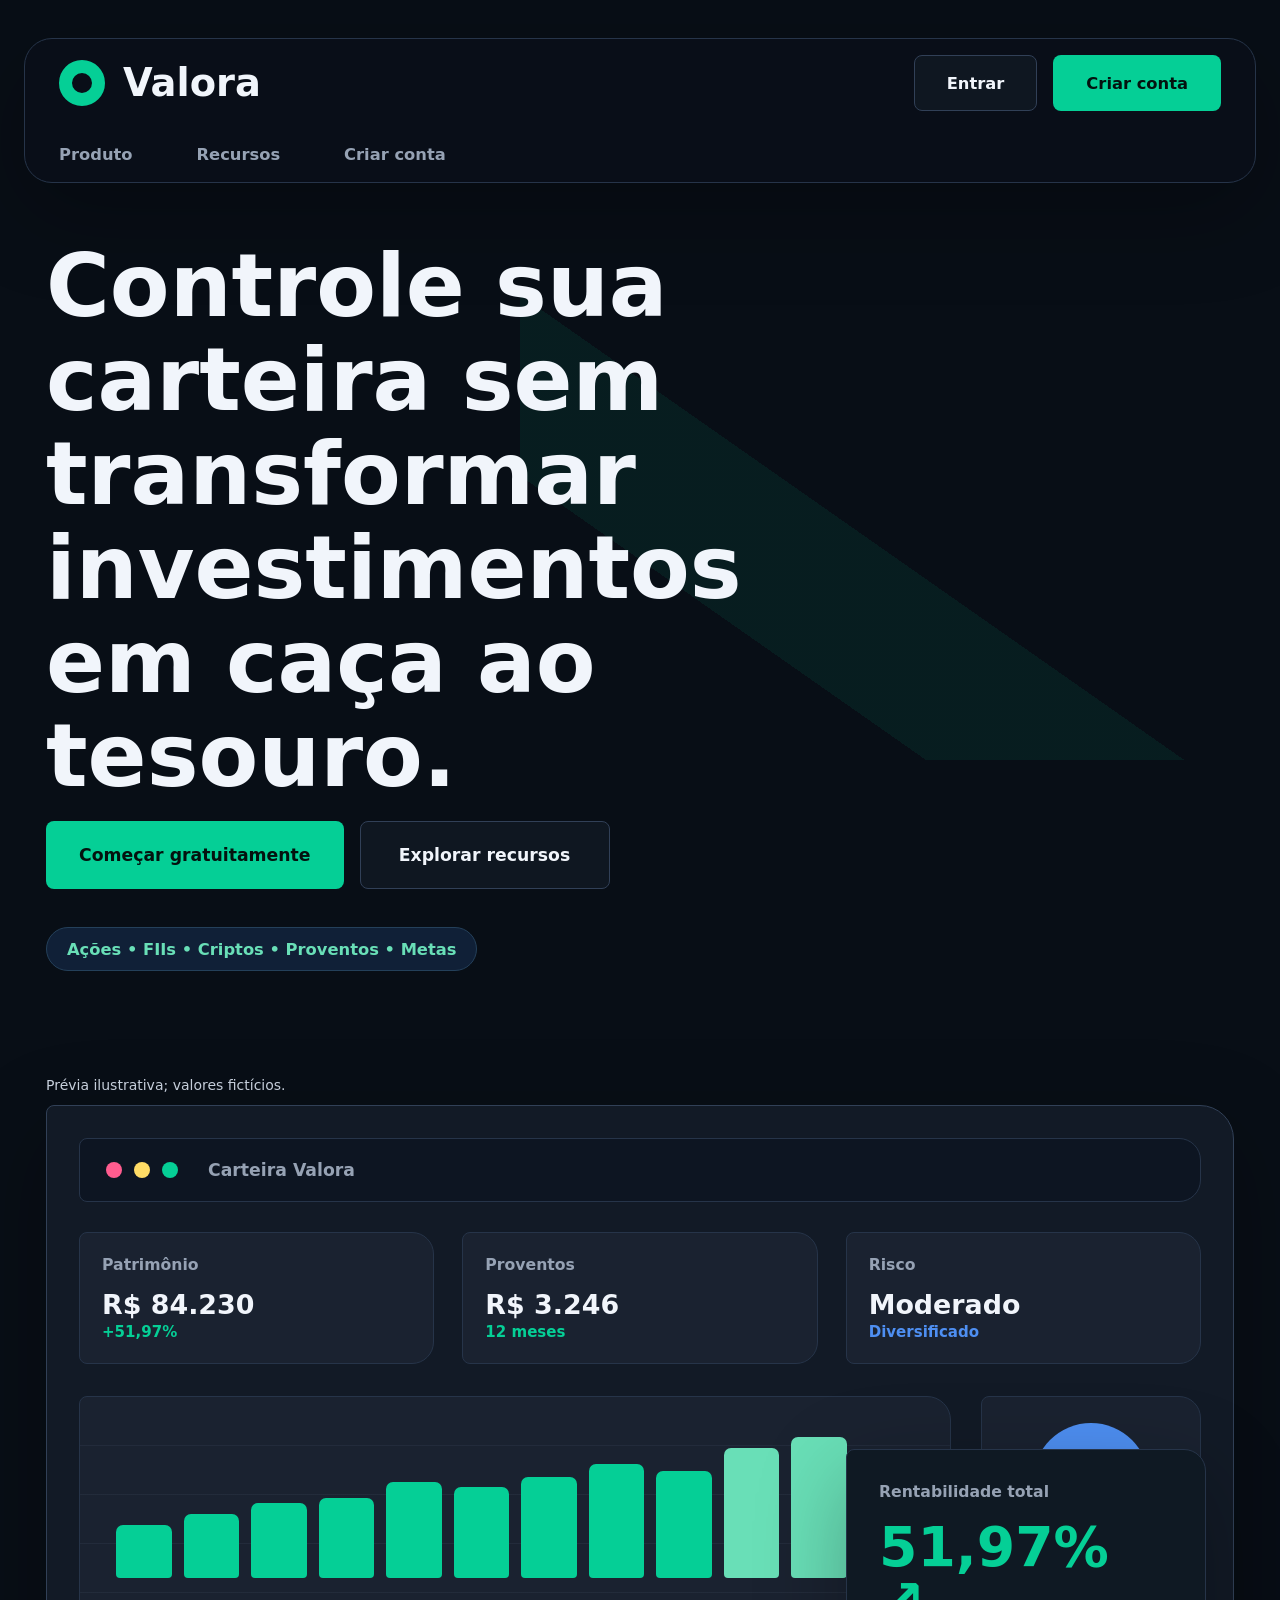
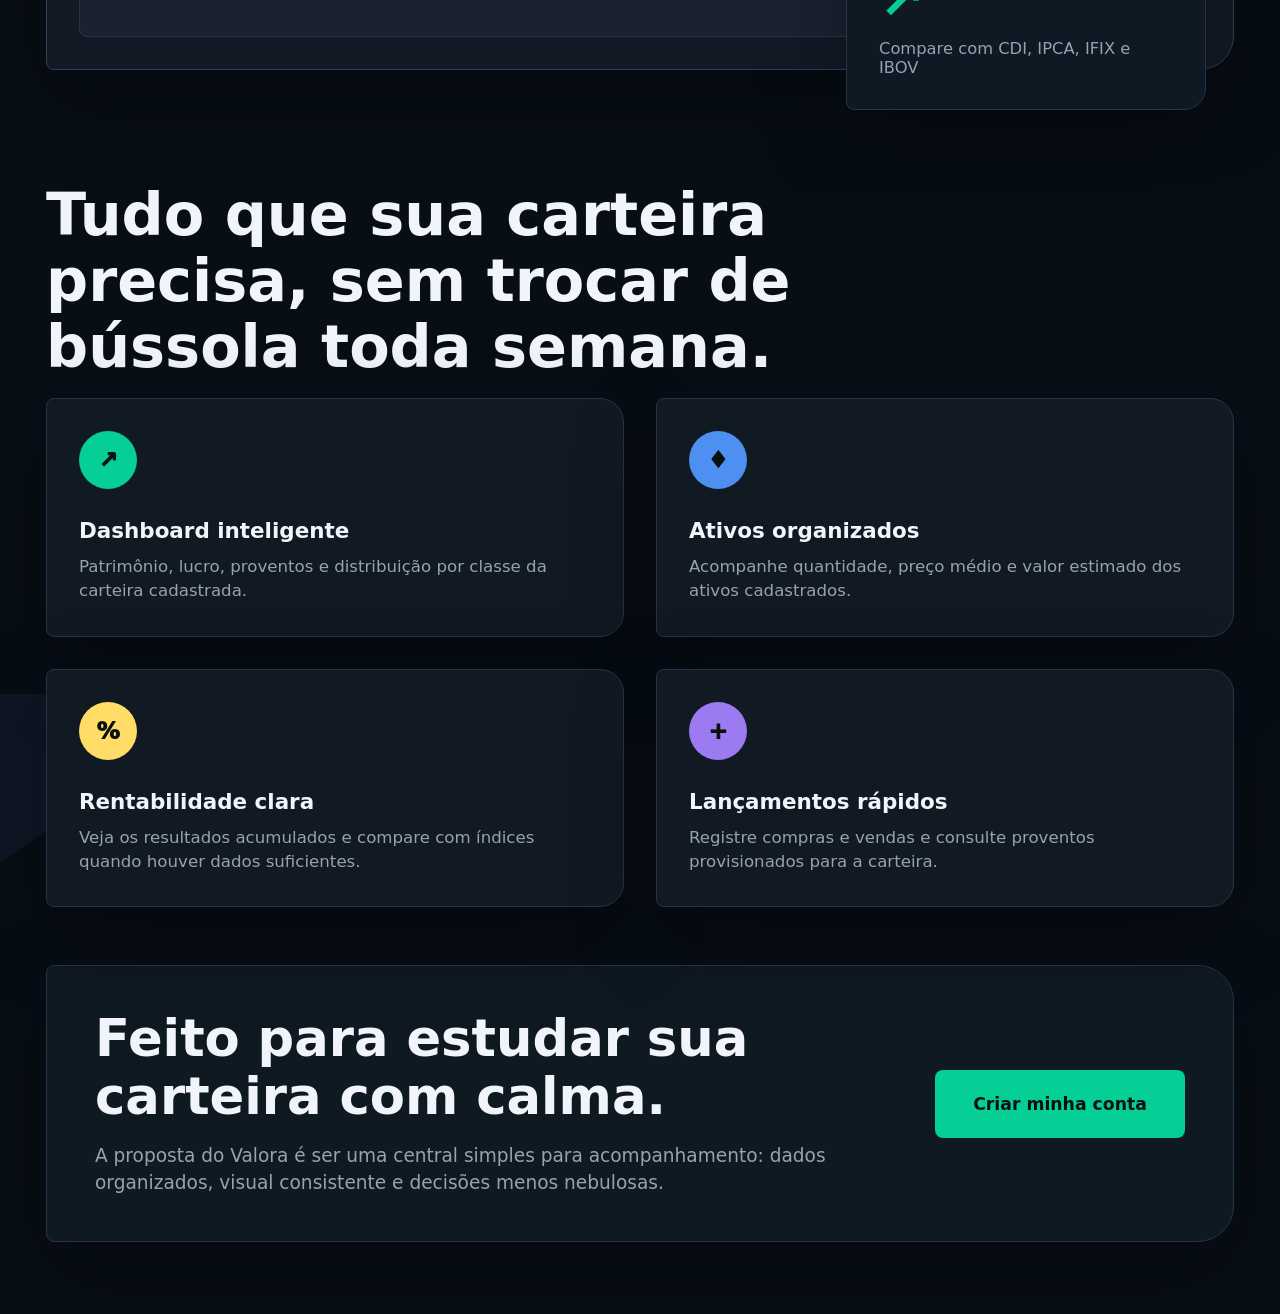
<file: src/main/resources/static/index.html>
<!doctype html>
<html lang="pt-BR">
  <head>
    <meta charset="utf-8">
    <meta name="viewport" content="width=device-width, initial-scale=1">
    <title>Valora | Controle sua carteira</title>
    <link rel="stylesheet" href="landing.css">
  </head>
  <body>
    <div class="page-shell">
      <header class="landing-header" aria-label="Topo">
        <a class="logo" href="/" aria-label="Valora">
          <span class="logo-mark" aria-hidden="true"></span>
          <span>Valora</span>
        </a>

        <nav class="main-nav" aria-label="Principal">
          <a href="#produto">Produto</a>
          <a href="#recursos">Recursos</a>
          <a href="#criar-conta">Criar conta</a>
        </nav>

        <div class="header-actions">
          <a class="button button--ghost" href="/login.html">Entrar</a>
          <a class="button button--primary" href="/cadastro.html">Criar conta</a>
        </div>
      </header>

      <main>
        <section class="hero" id="produto" aria-labelledby="hero-title">
          <div class="hero-copy">
            <h1 id="hero-title">Controle sua carteira sem transformar investimentos em ca&ccedil;a ao tesouro.</h1>

            <div class="hero-actions" aria-label="A&ccedil;&otilde;es principais">
              <a class="button button--primary button--large" href="/cadastro.html">Come&ccedil;ar gratuitamente</a>
              <a class="button button--ghost button--large" href="#recursos">Explorar recursos</a>
            </div>

            <p class="asset-pill">A&ccedil;&otilde;es &bull; FIIs &bull; Criptos &bull; Proventos &bull; Metas</p>
          </div>

          <div class="product-preview" aria-label="Pr&eacute;via ilustrativa do dashboard Valora">
            <p class="preview-disclaimer">Pr&eacute;via ilustrativa; valores fict&iacute;cios.</p>
            <div class="preview-window">
              <div class="preview-titlebar">
                <span class="dot dot--pink"></span>
                <span class="dot dot--yellow"></span>
                <span class="dot dot--green"></span>
                <span class="titlebar-text">Carteira Valora</span>
              </div>

              <div class="preview-metrics">
                <article class="preview-card">
                  <span>Patrim&ocirc;nio</span>
                  <strong>R$ 84.230</strong>
                  <small>+51,97%</small>
                </article>
                <article class="preview-card">
                  <span>Proventos</span>
                  <strong>R$ 3.246</strong>
                  <small>12 meses</small>
                </article>
                <article class="preview-card">
                  <span>Risco</span>
                  <strong>Moderado</strong>
                  <small>Diversificado</small>
                </article>
              </div>

              <div class="preview-bottom">
                <div class="mini-chart" aria-hidden="true">
                  <span class="bar--h40"></span>
                  <span class="bar--h48"></span>
                  <span class="bar--h56"></span>
                  <span class="bar--h60"></span>
                  <span class="bar--h72"></span>
                  <span class="bar--h68"></span>
                  <span class="bar--h76"></span>
                  <span class="bar--h86"></span>
                  <span class="bar--h80"></span>
                  <span class="bar--soft bar--h98"></span>
                  <span class="bar--soft bar--h106"></span>
                  <span class="bar--soft bar--h94"></span>
                </div>

                <article class="allocation-card">
                  <div class="allocation-donut" aria-hidden="true">
                    <span class="donut-blue"></span>
                    <span class="donut-green"></span>
                  </div>
                  <strong>FIIs 58%</strong>
                  <span>Cripto 26%</span>
                </article>
              </div>
            </div>

            <article class="floating-return">
              <span>Rentabilidade total</span>
              <strong>51,97% &nearr;</strong>
              <small>Compare com CDI, IPCA, IFIX e IBOV</small>
            </article>
          </div>
        </section>

        <section class="features" id="recursos" aria-labelledby="features-title">
          <h2 id="features-title">Tudo que sua carteira precisa, sem trocar de b&uacute;ssola toda semana.</h2>

          <div class="feature-grid">
            <article class="feature-card">
              <span class="feature-icon feature-icon--green" aria-hidden="true">&nearr;</span>
              <h3>Dashboard inteligente</h3>
              <p>Patrim&ocirc;nio, lucro, proventos e distribui&ccedil;&atilde;o por classe da carteira cadastrada.</p>
            </article>
            <article class="feature-card">
              <span class="feature-icon feature-icon--blue" aria-hidden="true">&diams;</span>
              <h3>Ativos organizados</h3>
              <p>Acompanhe quantidade, pre&ccedil;o m&eacute;dio e valor estimado dos ativos cadastrados.</p>
            </article>
            <article class="feature-card">
              <span class="feature-icon feature-icon--yellow" aria-hidden="true">%</span>
              <h3>Rentabilidade clara</h3>
              <p>Veja os resultados acumulados e compare com &iacute;ndices quando houver dados suficientes.</p>
            </article>
            <article class="feature-card">
              <span class="feature-icon feature-icon--purple" aria-hidden="true">+</span>
              <h3>Lan&ccedil;amentos r&aacute;pidos</h3>
              <p>Registre compras e vendas e consulte proventos provisionados para a carteira.</p>
            </article>
          </div>
        </section>

        <section class="closing-card" id="criar-conta" aria-labelledby="closing-title">
          <div>
            <h2 id="closing-title">Feito para estudar sua carteira com calma.</h2>
            <p>A proposta do Valora &eacute; ser uma central simples para acompanhamento: dados organizados, visual consistente e decis&otilde;es menos nebulosas.</p>
          </div>
          <a class="button button--primary button--large" href="/cadastro.html">Criar minha conta</a>
        </section>
      </main>
    </div>
  </body>
</html>
</file>
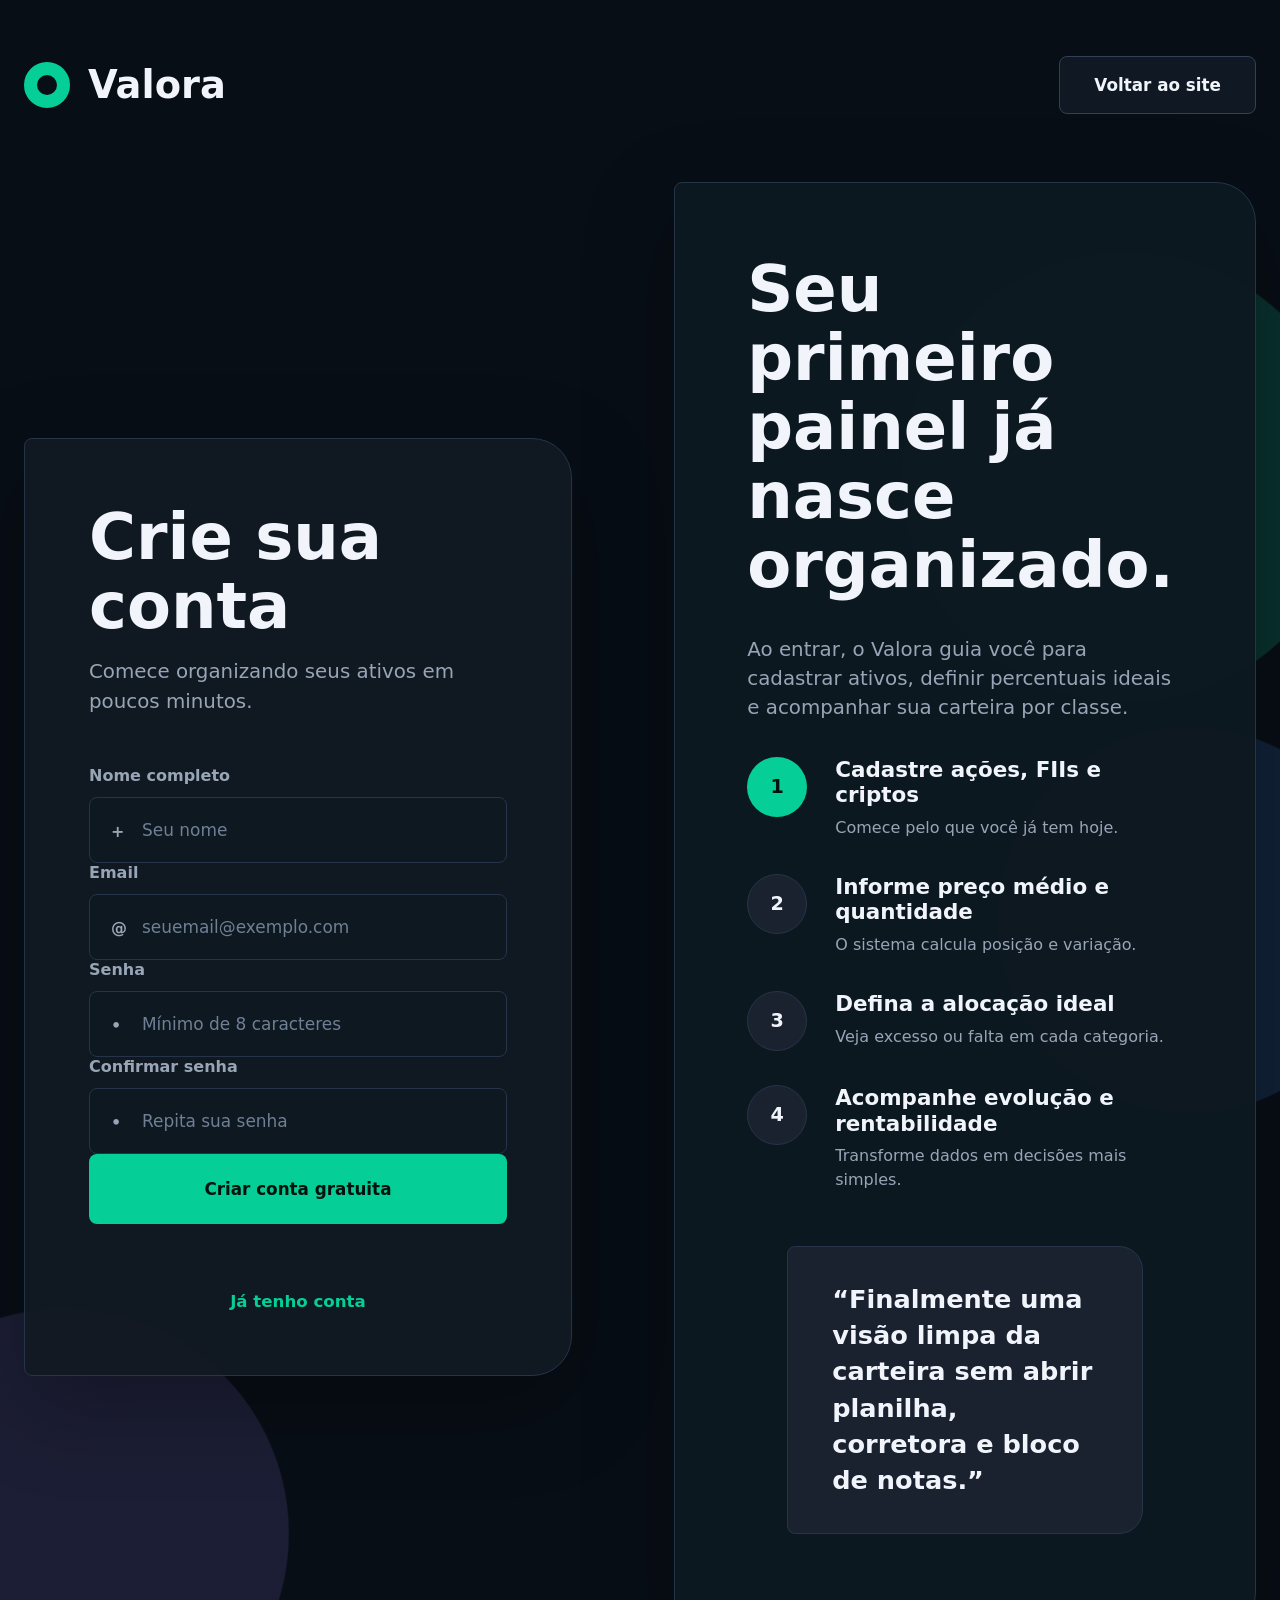
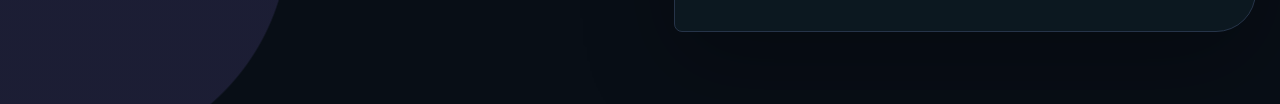
<file: src/main/resources/static/cadastro.html>
<!doctype html>
<html lang="pt-BR">
  <head>
    <meta charset="utf-8">
    <meta name="viewport" content="width=device-width, initial-scale=1">
    <title>Valora | Criar conta</title>
    <link rel="stylesheet" href="auth.css">
  </head>
  <body>
    <div class="auth-shell">
      <header class="auth-header">
        <a class="logo" href="/" aria-label="Valora">
          <span class="logo-mark" aria-hidden="true"></span>
          <span>Valora</span>
        </a>
        <a class="button" href="/">Voltar ao site</a>
      </header>

      <main class="auth-layout">
        <section class="auth-card" aria-labelledby="register-title">
          <h1 id="register-title">Crie sua conta</h1>
          <p>Comece organizando seus ativos em poucos minutos.</p>

          <form class="form-stack" data-auth-form="register">
            <label class="field">
              <span class="auth-label">Nome completo</span>
              <span class="input-wrap">
                <span class="input-icon" aria-hidden="true">+</span>
                <input type="text" name="name" autocomplete="name" placeholder="Seu nome" required>
              </span>
            </label>

            <label class="field">
              <span class="auth-label">Email</span>
              <span class="input-wrap">
                <span class="input-icon" aria-hidden="true">@</span>
                <input type="email" name="email" autocomplete="email" placeholder="seuemail@exemplo.com" required>
              </span>
            </label>

            <label class="field">
              <span class="auth-label">Senha</span>
              <span class="input-wrap">
                <span class="input-icon" aria-hidden="true">&bull;</span>
                <input type="password" name="password" autocomplete="new-password" placeholder="M&iacute;nimo de 8 caracteres" minlength="8" required>
              </span>
            </label>

            <label class="field">
              <span class="auth-label">Confirmar senha</span>
              <span class="input-wrap">
                <span class="input-icon" aria-hidden="true">&bull;</span>
                <input type="password" name="passwordConfirmation" autocomplete="new-password" placeholder="Repita sua senha" minlength="8" required>
              </span>
            </label>

            <button class="button button--primary" type="submit">Criar conta gratuita</button>
            <p class="form-status" data-form-status role="status" aria-live="polite"></p>
            <a class="register-link" href="/login.html">J&aacute; tenho conta</a>
          </form>
        </section>

        <section class="side-card register-side" aria-labelledby="register-side-title">
          <h2 id="register-side-title">Seu primeiro painel j&aacute; nasce organizado.</h2>
          <p>Ao entrar, o Valora guia voc&ecirc; para cadastrar ativos, definir percentuais ideais e acompanhar sua carteira por classe.</p>

          <div class="steps">
            <article class="step">
              <span class="step-number">1</span>
              <div>
                <h3>Cadastre a&ccedil;&otilde;es, FIIs e criptos</h3>
                <p>Comece pelo que voc&ecirc; j&aacute; tem hoje.</p>
              </div>
            </article>
            <article class="step">
              <span class="step-number">2</span>
              <div>
                <h3>Informe pre&ccedil;o m&eacute;dio e quantidade</h3>
                <p>O sistema calcula posi&ccedil;&atilde;o e varia&ccedil;&atilde;o.</p>
              </div>
            </article>
            <article class="step">
              <span class="step-number">3</span>
              <div>
                <h3>Defina a aloca&ccedil;&atilde;o ideal</h3>
                <p>Veja excesso ou falta em cada categoria.</p>
              </div>
            </article>
            <article class="step">
              <span class="step-number">4</span>
              <div>
                <h3>Acompanhe evolu&ccedil;&atilde;o e rentabilidade</h3>
                <p>Transforme dados em decis&otilde;es mais simples.</p>
              </div>
            </article>
          </div>

          <blockquote class="quote-box">
            &ldquo;Finalmente uma vis&atilde;o limpa da carteira sem abrir planilha, corretora e bloco de notas.&rdquo;
          </blockquote>
        </section>
      </main>
    </div>
    <script src="auth.js"></script>
  </body>
</html>
</file>
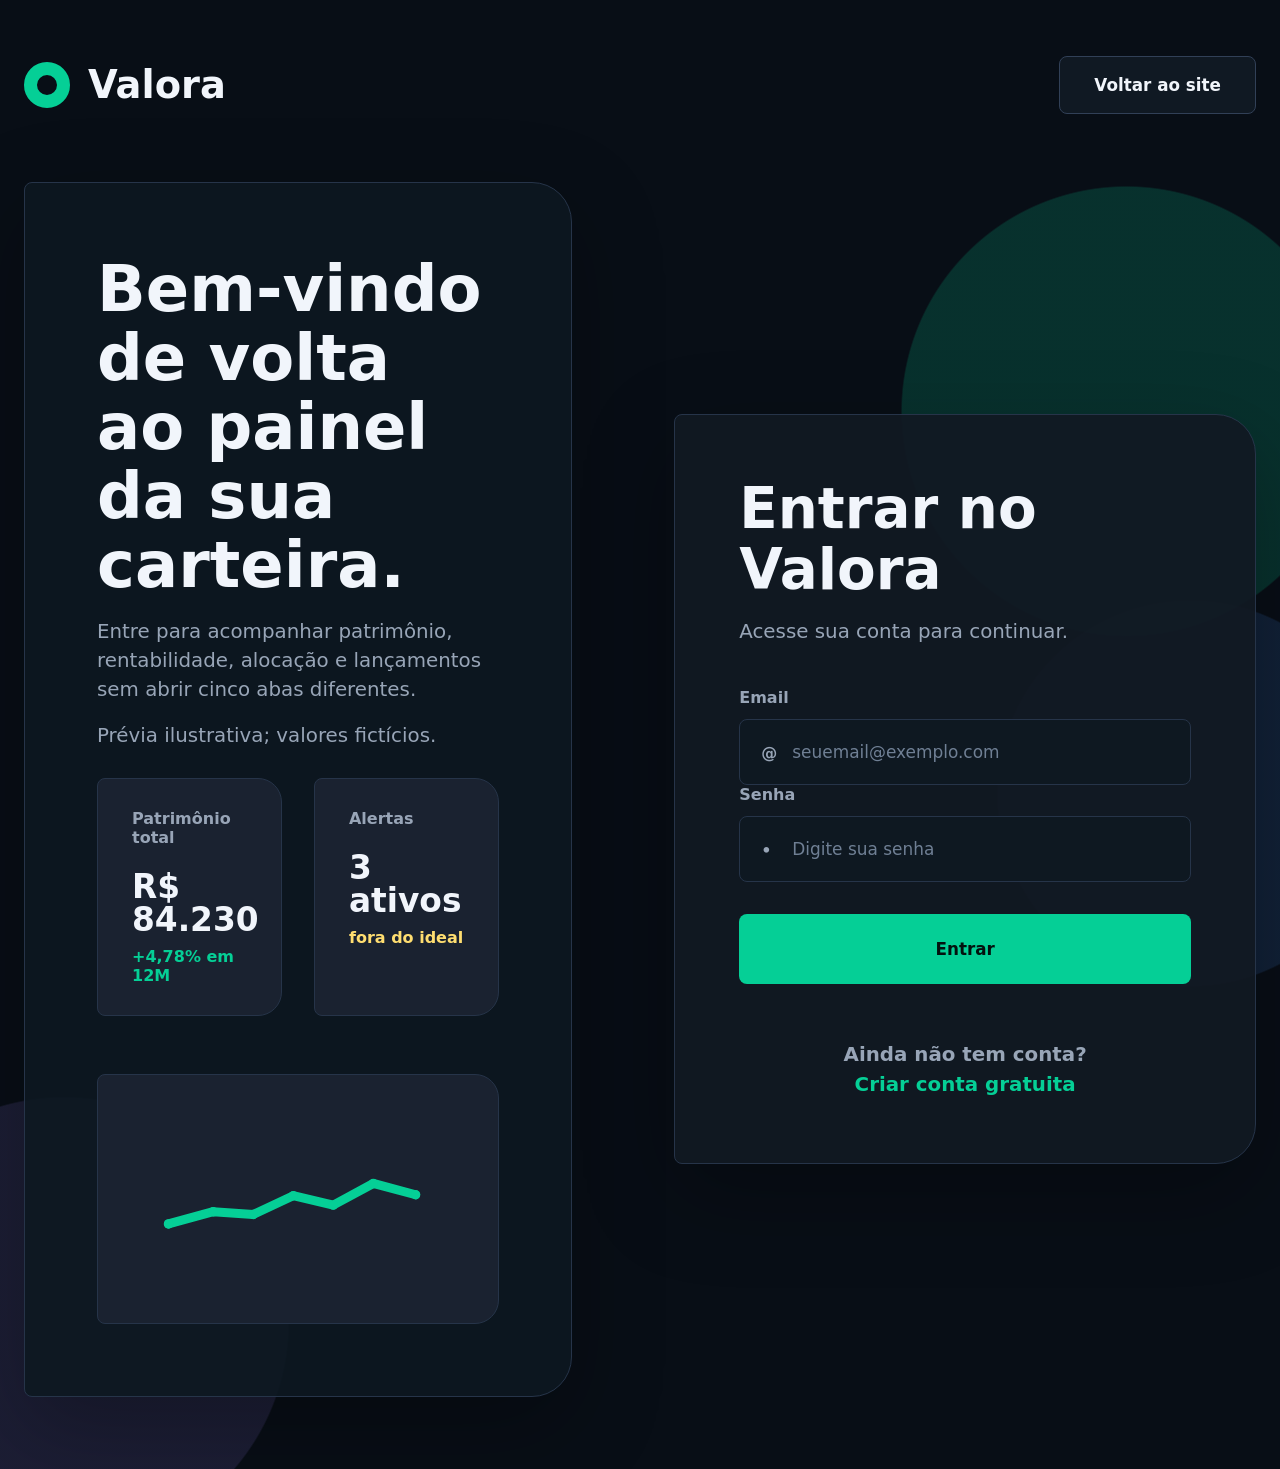
<file: src/main/resources/static/login.html>
<!doctype html>
<html lang="pt-BR">
  <head>
    <meta charset="utf-8">
    <meta name="viewport" content="width=device-width, initial-scale=1">
    <title>Valora | Entrar</title>
    <link rel="stylesheet" href="auth.css">
  </head>
  <body>
    <div class="auth-shell">
      <header class="auth-header">
        <a class="logo" href="/" aria-label="Valora">
          <span class="logo-mark" aria-hidden="true"></span>
          <span>Valora</span>
        </a>
        <a class="button" href="/">Voltar ao site</a>
      </header>

      <main class="auth-layout">
        <section class="side-card login-preview" aria-labelledby="login-preview-title">
          <h2 id="login-preview-title">Bem-vindo de volta ao painel da sua carteira.</h2>
          <p>Entre para acompanhar patrim&ocirc;nio, rentabilidade, aloca&ccedil;&atilde;o e lan&ccedil;amentos sem abrir cinco abas diferentes.</p>
          <p class="preview-disclaimer">Pr&eacute;via ilustrativa; valores fict&iacute;cios.</p>

          <div class="preview-metrics">
            <article class="preview-box">
              <span>Patrim&ocirc;nio total</span>
              <strong>R$ 84.230</strong>
              <small>+4,78% em 12M</small>
            </article>
            <article class="preview-box">
              <span>Alertas</span>
              <strong>3 ativos</strong>
              <small class="warning">fora do ideal</small>
            </article>
          </div>

          <div class="line-chart" aria-hidden="true">
            <svg viewBox="0 0 620 210">
              <path d="M35 158 L130 132 L215 138 L300 98 L385 118 L470 72 L560 96" fill="none" stroke="#05cf96" stroke-width="9" stroke-linecap="round" stroke-linejoin="round"></path>
              <circle cx="35" cy="158" r="10" fill="#05cf96"></circle>
              <circle cx="130" cy="132" r="10" fill="#05cf96"></circle>
              <circle cx="215" cy="138" r="10" fill="#05cf96"></circle>
              <circle cx="300" cy="98" r="10" fill="#05cf96"></circle>
              <circle cx="385" cy="118" r="10" fill="#05cf96"></circle>
              <circle cx="470" cy="72" r="10" fill="#05cf96"></circle>
              <circle cx="560" cy="96" r="10" fill="#05cf96"></circle>
            </svg>
          </div>
        </section>

        <section class="auth-card auth-card--login" aria-labelledby="login-title">
          <h1 id="login-title">Entrar no Valora</h1>
          <p>Acesse sua conta para continuar.</p>

          <form class="form-stack" data-auth-form="login">
            <label class="field">
              <span class="auth-label">Email</span>
              <span class="input-wrap">
                <span class="input-icon" aria-hidden="true">@</span>
                <input type="email" name="email" autocomplete="email" placeholder="seuemail@exemplo.com" required>
              </span>
            </label>

            <label class="field">
              <span class="auth-label">Senha</span>
              <span class="input-wrap">
                <span class="input-icon" aria-hidden="true">&bull;</span>
                <input type="password" name="password" autocomplete="current-password" placeholder="Digite sua senha" minlength="8" required>
              </span>
            </label>

            <div class="submit-area">
              <button class="button button--primary" type="submit">Entrar</button>
            </div>

            <p class="form-status" data-form-status role="status" aria-live="polite"></p>

            <p class="switch-copy">
              <span>Ainda n&atilde;o tem conta?</span>
              <a class="text-link" href="/cadastro.html">Criar conta gratuita</a>
            </p>
          </form>
        </section>
      </main>
    </div>
    <script src="auth.js"></script>
  </body>
</html>
</file>
<file: src/main/resources/static/landing.css>
:root {
  color-scheme: dark;
  --page: #080e16;
  --surface: #111922;
  --surface-strong: #151e2a;
  --surface-soft: #0d151f;
  --border: #263449;
  --border-strong: #314057;
  --text: #f1f5fb;
  --text-soft: #cdd6e3;
  --muted: #96a2b4;
  --green: #05cf96;
  --green-soft: #69dfb7;
  --blue: #4e8ff2;
  --yellow: #ffdc66;
  --pink: #ff5c8f;
  --purple: #9c7af1;
  --radius: 8px;
  --shadow: 0 28px 90px rgba(0, 0, 0, 0.28);
}

* {
  box-sizing: border-box;
}

html {
  min-width: 320px;
  background: var(--page);
}

body {
  min-height: 100vh;
  margin: 0;
  background:
    linear-gradient(145deg, rgba(26, 33, 58, 0.42) 0 16%, transparent 16% 100%) left bottom / 620px 620px no-repeat,
    linear-gradient(215deg, transparent 0 64%, rgba(6, 58, 50, 0.34) 64% 78%, transparent 78% 100%) right top / 760px 760px no-repeat,
    var(--page);
  color: var(--text);
  font-family:
    Inter, ui-sans-serif, system-ui, -apple-system, BlinkMacSystemFont, "Segoe UI",
    sans-serif;
  letter-spacing: 0;
}

a {
  color: inherit;
  text-decoration: none;
}

.page-shell {
  width: min(100% - 48px, 1720px);
  margin: 0 auto;
  padding: 38px 0 72px;
}

.landing-header {
  display: grid;
  grid-template-columns: auto minmax(260px, 1fr) auto;
  align-items: center;
  gap: 34px;
  min-height: 94px;
  border: 1px solid var(--border);
  border-radius: 28px;
  background: rgba(9, 15, 24, 0.92);
  padding: 16px 34px;
  box-shadow: var(--shadow);
}

.logo {
  display: inline-flex;
  align-items: center;
  gap: 18px;
  color: var(--text);
  font-size: clamp(2rem, 3vw, 2.45rem);
  font-weight: 850;
  line-height: 1;
}

.logo-mark {
  width: 46px;
  height: 46px;
  border: 13px solid var(--green);
  border-radius: 50%;
}

.main-nav {
  display: flex;
  justify-content: center;
  gap: clamp(34px, 5vw, 82px);
  color: var(--muted);
  font-size: 1.02rem;
  font-weight: 800;
  scrollbar-width: none;
}

.main-nav::-webkit-scrollbar {
  display: none;
}

.main-nav a {
  white-space: nowrap;
}

.header-actions,
.hero-actions {
  display: flex;
  align-items: center;
  gap: 16px;
}

.button {
  display: inline-flex;
  align-items: center;
  justify-content: center;
  min-height: 56px;
  border: 1px solid var(--border-strong);
  border-radius: var(--radius);
  padding: 0 32px;
  color: var(--text);
  background: #0f1721;
  font-size: 1.02rem;
  font-weight: 850;
  white-space: nowrap;
}

.button--primary {
  border-color: transparent;
  background: var(--green);
  color: #04120f;
}

.button--large {
  min-height: 68px;
  min-width: 250px;
  font-size: 1.08rem;
}

.hero {
  position: relative;
  min-height: 780px;
  padding: 104px 22px 72px;
}

.hero-copy {
  position: relative;
  z-index: 2;
  width: min(820px, 54%);
  min-width: 0;
}

.hero h1 {
  max-width: 820px;
  margin: 0;
  color: var(--text);
  font-size: clamp(3.8rem, 6.8vw, 5.85rem);
  font-weight: 900;
  line-height: 1.08;
}

.hero-actions {
  flex-wrap: wrap;
  margin-top: 18px;
}

.asset-pill {
  display: inline-flex;
  align-items: center;
  min-height: 44px;
  max-width: 100%;
  margin: 38px 0 0;
  border: 1px solid #24405a;
  border-radius: 999px;
  padding: 0 20px;
  color: var(--green-soft);
  background: #102037;
  font-size: 1.02rem;
  font-weight: 850;
}

.product-preview {
  position: absolute;
  top: 72px;
  right: 0;
  z-index: 1;
  width: min(760px, 52vw);
  min-width: 0;
  padding: 64px 0 94px;
}

.preview-disclaimer {
  margin: 0 0 12px;
  color: var(--text-soft);
  font-size: 0.875rem;
}

.preview-window {
  position: relative;
  z-index: 1;
  border: 1px solid var(--border-strong);
  border-radius: 8px 34px 34px 8px;
  background: #121a26;
  padding: 32px;
  box-shadow: var(--shadow);
}

.preview-titlebar {
  display: flex;
  align-items: center;
  gap: 12px;
  min-height: 64px;
  border: 1px solid var(--border);
  border-radius: 8px 22px 22px 8px;
  background: #0d1522;
  padding: 0 26px;
}

.dot {
  width: 16px;
  height: 16px;
  border-radius: 50%;
}

.dot--pink {
  background: var(--pink);
}

.dot--yellow {
  background: var(--yellow);
}

.dot--green {
  background: var(--green);
}

.titlebar-text {
  margin-left: 18px;
  color: var(--muted);
  font-size: 1.08rem;
  font-weight: 850;
}

.preview-metrics {
  display: grid;
  grid-template-columns: repeat(3, minmax(0, 1fr));
  gap: 28px;
  margin-top: 30px;
}

.preview-card,
.allocation-card,
.floating-return {
  border: 1px solid var(--border);
  border-radius: 8px 22px 22px 8px;
  background: #1a2230;
}

.preview-card {
  min-height: 122px;
  padding: 22px;
}

.preview-card span,
.floating-return span {
  display: block;
  color: var(--muted);
  font-size: 0.98rem;
  font-weight: 800;
}

.preview-card strong {
  display: block;
  margin-top: 18px;
  color: var(--text);
  font-size: clamp(1.55rem, 2.1vw, 2rem);
  line-height: 1;
}

.preview-card small {
  display: block;
  margin-top: 4px;
  color: var(--green);
  font-size: 0.94rem;
  font-weight: 850;
}

.preview-card:nth-child(3) small {
  color: var(--blue);
}

.preview-bottom {
  display: grid;
  grid-template-columns: minmax(0, 1fr) 220px;
  gap: 30px;
  margin-top: 32px;
}

.mini-chart,
.allocation-card {
  min-height: 228px;
}

.mini-chart {
  position: relative;
  display: grid;
  grid-template-columns: repeat(12, 1fr);
  gap: 12px;
  align-items: end;
  border: 1px solid var(--border);
  border-radius: 8px 24px 24px 8px;
  background:
    repeating-linear-gradient(
      to bottom,
      transparent 0,
      transparent 48px,
      rgba(103, 119, 145, 0.22) 49px
    ),
    #1a2230;
  padding: 48px 36px 58px;
}

.mini-chart span {
  --height: 0;
  display: block;
  height: var(--height, 0);
  min-height: 42px;
  border-radius: 7px 7px 4px 4px;
  background: var(--green);
}

.mini-chart .bar--soft {
  background: var(--green-soft);
}

.mini-chart .bar--h40 { --height: 40%; }
.mini-chart .bar--h48 { --height: 48%; }
.mini-chart .bar--h56 { --height: 56%; }
.mini-chart .bar--h60 { --height: 60%; }
.mini-chart .bar--h68 { --height: 68%; }
.mini-chart .bar--h72 { --height: 72%; }
.mini-chart .bar--h76 { --height: 76%; }
.mini-chart .bar--h80 { --height: 80%; }
.mini-chart .bar--h86 { --height: 86%; }
.mini-chart .bar--h94 { --height: 94%; }
.mini-chart .bar--h98 { --height: 98%; }
.mini-chart .bar--h106 { --height: 106%; }

.allocation-card {
  display: flex;
  flex-direction: column;
  justify-content: center;
  padding: 26px 32px;
}

.allocation-donut {
  position: relative;
  width: 116px;
  height: 116px;
  margin: 0 auto 22px;
}

.allocation-donut::before {
  position: absolute;
  inset: 0;
  border-radius: 50%;
  background: var(--blue);
  content: "";
}

.allocation-donut::after {
  position: absolute;
  right: 0;
  bottom: 0;
  width: 70%;
  height: 70%;
  border-radius: 50%;
  background: var(--green-soft);
  content: "";
}

.donut-blue,
.donut-green {
  position: absolute;
  z-index: 1;
  right: 16px;
  bottom: 16px;
  width: 52px;
  height: 52px;
  border-radius: 50%;
  background: #121a26;
}

.allocation-card strong,
.allocation-card span {
  color: var(--text);
  font-size: 1.02rem;
  line-height: 1.5;
}

.allocation-card span {
  color: var(--muted);
}

.floating-return {
  position: absolute;
  z-index: 2;
  bottom: 0;
  left: -230px;
  width: min(360px, 48vw);
  padding: 32px;
  background: #0f1923;
  box-shadow: var(--shadow);
}

.floating-return strong {
  display: block;
  margin-top: 20px;
  color: var(--green);
  font-size: clamp(2.75rem, 4.8vw, 3.45rem);
  line-height: 0.96;
}

.floating-return small {
  display: block;
  margin-top: 12px;
  color: var(--muted);
  font-size: 1.02rem;
}

.features {
  padding: 0 22px 58px;
}

.features h2,
.closing-card h2 {
  margin: 0;
  color: var(--text);
  font-weight: 900;
  line-height: 1.12;
}

.features h2 {
  max-width: 850px;
  font-size: clamp(2.7rem, 4.6vw, 3.85rem);
}

.feature-grid {
  display: grid;
  grid-template-columns: repeat(4, minmax(0, 1fr));
  gap: 32px;
  margin-top: 18px;
}

.feature-card {
  min-height: 236px;
  border: 1px solid var(--border);
  border-radius: 8px 24px 24px 8px;
  background: var(--surface);
  padding: 32px;
  box-shadow: var(--shadow);
}

.feature-icon {
  display: grid;
  place-items: center;
  width: 58px;
  height: 58px;
  border-radius: 50%;
  color: #07110f;
  font-size: 1.45rem;
  font-weight: 950;
}

.feature-icon--green {
  background: var(--green);
}

.feature-icon--blue {
  background: var(--blue);
}

.feature-icon--yellow {
  background: var(--yellow);
}

.feature-icon--purple {
  background: var(--purple);
}

.feature-card h3 {
  margin: 30px 0 12px;
  color: var(--text);
  font-size: 1.34rem;
  line-height: 1.15;
}

.feature-card p,
.closing-card p {
  margin: 0;
  color: var(--muted);
  font-size: 1.04rem;
  line-height: 1.45;
}

.closing-card {
  display: flex;
  align-items: center;
  justify-content: space-between;
  gap: 40px;
  min-height: 206px;
  margin: 0 22px;
  border: 1px solid var(--border);
  border-radius: 8px 36px 36px 8px;
  background: #0f1922;
  padding: 44px 48px;
  box-shadow: var(--shadow);
}

.closing-card h2 {
  font-size: clamp(2.25rem, 4vw, 3.25rem);
}

.closing-card p {
  max-width: 980px;
  margin-top: 18px;
  font-size: 1.16rem;
}

@media (max-width: 1280px) {
  .landing-header {
    grid-template-columns: 1fr auto;
  }

  .main-nav {
    grid-row: 2;
    grid-column: 1 / -1;
    justify-content: flex-start;
    overflow-x: auto;
    padding-bottom: 2px;
  }

  .hero {
    min-height: auto;
    padding-top: 56px;
  }

  .hero-copy {
    width: min(820px, 100%);
  }

  .product-preview {
    position: relative;
    top: auto;
    right: auto;
    width: 100%;
    margin-top: 42px;
    padding-bottom: 40px;
  }

  .floating-return {
    right: 28px;
    left: auto;
  }

  .feature-grid {
    grid-template-columns: repeat(2, minmax(0, 1fr));
  }
}

@media (max-width: 820px) {
  body {
    background: var(--page);
  }

  .page-shell {
    width: min(100% - 28px, 1720px);
    padding-top: 18px;
  }

  .landing-header {
    display: flex;
    flex-direction: column;
    align-items: stretch;
    border-radius: 18px;
    padding: 20px;
  }

  .logo {
    font-size: 2rem;
  }

  .logo-mark {
    width: 38px;
    height: 38px;
    border-width: 10px;
  }

  .main-nav {
    width: 100%;
    justify-content: flex-start;
    gap: 14px;
    font-size: 0.88rem;
  }

  .header-actions,
  .hero-actions {
    flex-direction: column;
    align-items: stretch;
  }

  .button,
  .button--large {
    width: 100%;
    min-width: 0;
    min-height: 56px;
  }

  .hero {
    padding: 48px 0 52px;
  }

  .hero h1 {
    font-size: clamp(3.1rem, 14vw, 4.4rem);
  }

  .asset-pill {
    min-height: auto;
    border-radius: 18px;
    padding: 12px 16px;
    line-height: 1.35;
  }

  .product-preview {
    padding: 0;
  }

  .preview-window {
    padding: 18px;
    border-radius: 16px;
  }

  .preview-titlebar {
    min-height: 56px;
    padding-inline: 16px;
  }

  .titlebar-text {
    margin-left: 8px;
  }

  .preview-metrics,
  .preview-bottom,
  .feature-grid {
    grid-template-columns: 1fr;
  }

  .mini-chart {
    grid-template-columns: repeat(12, 34px);
    overflow-x: auto;
    padding-inline: 24px;
  }

  .floating-return {
    position: static;
    width: 100%;
    margin-top: 18px;
  }

  .features {
    padding: 0 0 40px;
  }

  .features h2 {
    font-size: clamp(2.25rem, 11vw, 3.25rem);
  }

  .feature-card {
    min-height: auto;
  }

  .closing-card {
    flex-direction: column;
    align-items: stretch;
    margin: 0;
    border-radius: 16px;
    padding: 30px;
  }
}

@media (max-width: 460px) {
  .hero h1 {
    font-size: 2.8rem;
  }

  .preview-card strong {
    font-size: 1.7rem;
  }

  .floating-return strong {
    font-size: 2.65rem;
  }
}
</file>
<file: src/main/resources/static/auth.css>
:root {
  color-scheme: dark;
  --page: #080e16;
  --surface: #111922;
  --surface-deep: #0e1821;
  --surface-strong: #1a2230;
  --border: #263449;
  --border-strong: #314057;
  --text: #f1f5fb;
  --text-soft: #cdd6e3;
  --muted: #98a5b7;
  --muted-deep: #6f7f94;
  --green: #05cf96;
  --green-soft: #62ddb2;
  --blue: #17263b;
  --yellow: #ffde70;
  --radius: 8px;
  --shadow: 0 30px 90px rgba(0, 0, 0, 0.28);
}

* {
  box-sizing: border-box;
}

html {
  min-width: 320px;
  background: var(--page);
}

body {
  min-height: 100vh;
  margin: 0;
  background:
    radial-gradient(circle at 88% 28%, rgba(5, 207, 150, 0.18) 0 14rem, transparent 14.1rem),
    radial-gradient(circle at 93% 54%, rgba(47, 94, 162, 0.23) 0 12rem, transparent 12.1rem),
    radial-gradient(circle at 5% 90%, rgba(63, 57, 106, 0.36) 0 14rem, transparent 14.1rem),
    var(--page);
  color: var(--text);
  font-family:
    Inter, ui-sans-serif, system-ui, -apple-system, BlinkMacSystemFont, "Segoe UI",
    sans-serif;
  letter-spacing: 0;
}

a {
  color: inherit;
  text-decoration: none;
}

button,
input {
  font: inherit;
}

.auth-shell {
  width: min(100% - 48px, 1720px);
  margin: 0 auto;
  padding: 56px 0 72px;
}

.auth-header {
  display: flex;
  align-items: center;
  justify-content: space-between;
  gap: 24px;
  margin-bottom: 68px;
}

.logo {
  display: inline-flex;
  align-items: center;
  gap: 18px;
  color: var(--text);
  font-size: clamp(2rem, 3vw, 2.45rem);
  font-weight: 850;
  line-height: 1;
}

.logo-mark {
  width: 46px;
  height: 46px;
  border: 13px solid var(--green);
  border-radius: 50%;
}

.button {
  display: inline-flex;
  align-items: center;
  justify-content: center;
  min-height: 58px;
  border: 1px solid var(--border-strong);
  border-radius: var(--radius);
  padding: 0 34px;
  color: var(--text);
  background: #101923;
  font-size: 1.05rem;
  font-weight: 850;
  white-space: nowrap;
}

.button--primary {
  width: 100%;
  min-height: 70px;
  border-color: transparent;
  background: var(--green);
  color: #04120f;
}

.auth-layout {
  display: grid;
  grid-template-columns: minmax(0, 0.97fr) minmax(520px, 1.03fr);
  gap: clamp(56px, 8vw, 132px);
  align-items: center;
}

.preview-disclaimer {
  margin: 16px 0 10px;
  color: var(--text-soft);
  font-size: 0.875rem;
}

.auth-card,
.side-card {
  border: 1px solid var(--border);
  border-radius: 8px 40px 40px 8px;
  box-shadow: var(--shadow);
}

.auth-card {
  background: rgba(18, 25, 35, 0.94);
  padding: clamp(42px, 5vw, 68px);
}

.auth-card--login {
  max-width: 660px;
  margin-left: auto;
}

.auth-card h1,
.side-card h2 {
  margin: 0;
  color: var(--text);
  font-size: clamp(3rem, 5vw, 4.5rem);
  font-weight: 900;
  line-height: 1.08;
}

.auth-card--login h1 {
  font-size: clamp(2.75rem, 4.4vw, 4rem);
}

.auth-card p,
.side-card p {
  margin: 16px 0 0;
  color: var(--muted);
  font-size: clamp(1.08rem, 1.55vw, 1.32rem);
  line-height: 1.48;
}

.login-preview {
  max-width: 780px;
  padding: clamp(54px, 6vw, 72px);
  background: rgba(13, 24, 33, 0.9);
}

.login-preview h2 {
  max-width: 620px;
}

.login-preview p {
  max-width: 560px;
}

.preview-metrics {
  display: grid;
  grid-template-columns: repeat(2, minmax(0, 1fr));
  gap: 32px;
  margin-top: 28px;
}

.preview-box,
.line-chart,
.quote-box {
  border: 1px solid var(--border);
  border-radius: 8px 24px 24px 8px;
  background: var(--surface-strong);
}

.preview-box {
  min-height: 148px;
  padding: 30px 34px;
}

.preview-box span,
.auth-label {
  display: block;
  color: var(--muted);
  font-size: 1rem;
  font-weight: 850;
}

.preview-box strong {
  display: block;
  margin-top: 24px;
  color: var(--text);
  font-size: 2.05rem;
  line-height: 1;
}

.preview-box small {
  display: block;
  margin-top: 10px;
  color: var(--green);
  font-size: 1rem;
  font-weight: 850;
}

.preview-box small.warning {
  color: var(--yellow);
}

.line-chart {
  height: 250px;
  margin-top: 58px;
  padding: 44px 54px;
}

.line-chart svg {
  display: block;
  width: 100%;
  height: 100%;
  overflow: visible;
}

.line-chart path,
.line-chart circle {
  vector-effect: non-scaling-stroke;
}

.form-stack {
  margin-top: 50px;
}

.auth-card--login .form-stack {
  margin-top: 42px;
}

.field {
  margin-bottom: 24px;
}

.auth-label {
  margin-bottom: 12px;
}

.input-wrap {
  position: relative;
}

.input-wrap input {
  width: 100%;
  height: 66px;
  border: 1px solid var(--border);
  border-radius: var(--radius);
  outline: none;
  padding: 0 22px 0 52px;
  color: var(--text);
  background: #0e1821;
  font-size: 1.06rem;
}

.form-status {
  min-height: 24px;
  margin: 18px 0 0;
  color: #ff7fa5;
  font-size: 0.98rem;
  font-weight: 800;
}

.form-status[data-tone="info"] {
  color: var(--green);
}

.input-wrap input::placeholder {
  color: var(--muted-deep);
  opacity: 1;
}

.input-wrap input:focus {
  border-color: var(--green);
  box-shadow: 0 0 0 3px rgba(5, 207, 150, 0.16);
}

.input-icon {
  position: absolute;
  top: 50%;
  left: 22px;
  transform: translateY(-50%);
  color: var(--muted);
  font-weight: 900;
}

.oauth-button {
  width: 100%;
  min-height: 66px;
  border: 1px solid var(--border);
  border-radius: var(--radius);
  color: var(--text-soft);
  background: #0e1821;
  font-weight: 850;
  cursor: pointer;
}

.divider {
  position: relative;
  display: grid;
  place-items: center;
  margin: 36px 0;
  color: var(--muted);
  font-weight: 850;
}

.divider::before {
  position: absolute;
  right: 0;
  left: 0;
  height: 1px;
  background: var(--border);
  content: "";
}

.divider span {
  position: relative;
  z-index: 1;
  border-radius: 999px;
  background: #080e16;
  padding: 8px 30px;
}

.form-row {
  display: flex;
  align-items: center;
  justify-content: flex-end;
  margin-top: 4px;
}

.text-link {
  color: var(--green);
  font-weight: 850;
}

.submit-area {
  margin-top: 32px;
}

.switch-copy {
  display: flex;
  flex-wrap: wrap;
  justify-content: center;
  gap: 0 4px;
  margin-top: 34px;
  color: var(--muted);
  font-size: 1.02rem;
  font-weight: 800;
  text-align: center;
}

.checkbox-row {
  display: grid;
  grid-template-columns: 26px 1fr;
  gap: 16px;
  align-items: start;
  margin: 28px 0 34px;
  color: var(--muted);
  font-size: 1.02rem;
  line-height: 1.45;
}

.checkbox-row input {
  width: 26px;
  height: 26px;
  margin: 0;
  accent-color: var(--green);
}

.auth-card button:disabled {
  cursor: wait;
  opacity: 0.72;
}

.register-link {
  display: block;
  margin-top: 28px;
  color: var(--green);
  font-size: 1.04rem;
  font-weight: 850;
  text-align: center;
}

.register-side {
  align-self: stretch;
  background: rgba(13, 24, 33, 0.96);
  padding: clamp(50px, 6vw, 72px);
}

.register-side h2 {
  max-width: 700px;
}

.register-side > p {
  max-width: 640px;
  margin-top: 34px;
}

.steps {
  display: grid;
  gap: 34px;
  margin-top: 34px;
}

.step {
  display: grid;
  grid-template-columns: 60px 1fr;
  gap: 28px;
  align-items: start;
}

.step-number {
  display: grid;
  place-items: center;
  width: 60px;
  height: 60px;
  border: 1px solid var(--border);
  border-radius: 50%;
  background: var(--surface-strong);
  color: var(--text);
  font-size: 1.2rem;
  font-weight: 900;
}

.step:first-child .step-number {
  border-color: transparent;
  background: var(--green);
  color: #04120f;
}

.step h3 {
  margin: 0;
  color: var(--text);
  font-size: 1.34rem;
  line-height: 1.2;
}

.step p {
  margin-top: 8px;
  font-size: 1rem;
}

.quote-box {
  margin-top: 54px;
  padding: 34px 44px;
  color: var(--text);
  font-size: clamp(1.28rem, 2vw, 1.65rem);
  font-weight: 850;
  line-height: 1.42;
}

@media (max-width: 1260px) {
  .auth-layout {
    grid-template-columns: 1fr;
  }

  .auth-card--login,
  .login-preview,
  .register-side {
    max-width: none;
    margin: 0;
  }
}

@media (max-width: 760px) {
  body {
    background: var(--page);
  }

  .auth-shell {
    width: min(100% - 28px, 1720px);
    padding: 24px 0 44px;
  }

  .auth-header {
    align-items: stretch;
    flex-direction: column;
    margin-bottom: 34px;
  }

  .logo {
    font-size: 2rem;
  }

  .logo-mark {
    width: 38px;
    height: 38px;
    border-width: 10px;
  }

  .button {
    width: 100%;
    min-height: 54px;
  }

  .auth-layout {
    gap: 24px;
  }

  .auth-card {
    order: 1;
  }

  .side-card {
    order: 2;
  }

  .auth-card,
  .side-card {
    border-radius: 16px;
  }

  .auth-card,
  .login-preview,
  .register-side {
    padding: 28px;
  }

  .auth-card h1,
  .side-card h2 {
    font-size: clamp(2.45rem, 12vw, 3.35rem);
  }

  .preview-metrics {
    grid-template-columns: 1fr;
    gap: 16px;
  }

  .line-chart {
    height: 190px;
    margin-top: 26px;
    padding: 28px;
  }

  .form-stack {
    margin-top: 34px;
  }

  .input-wrap input {
    height: 60px;
    font-size: 1rem;
  }

  .step {
    grid-template-columns: 46px 1fr;
    gap: 18px;
  }

  .step-number {
    width: 46px;
    height: 46px;
  }

  .quote-box {
    margin-top: 34px;
    padding: 26px;
  }
}
</file>
